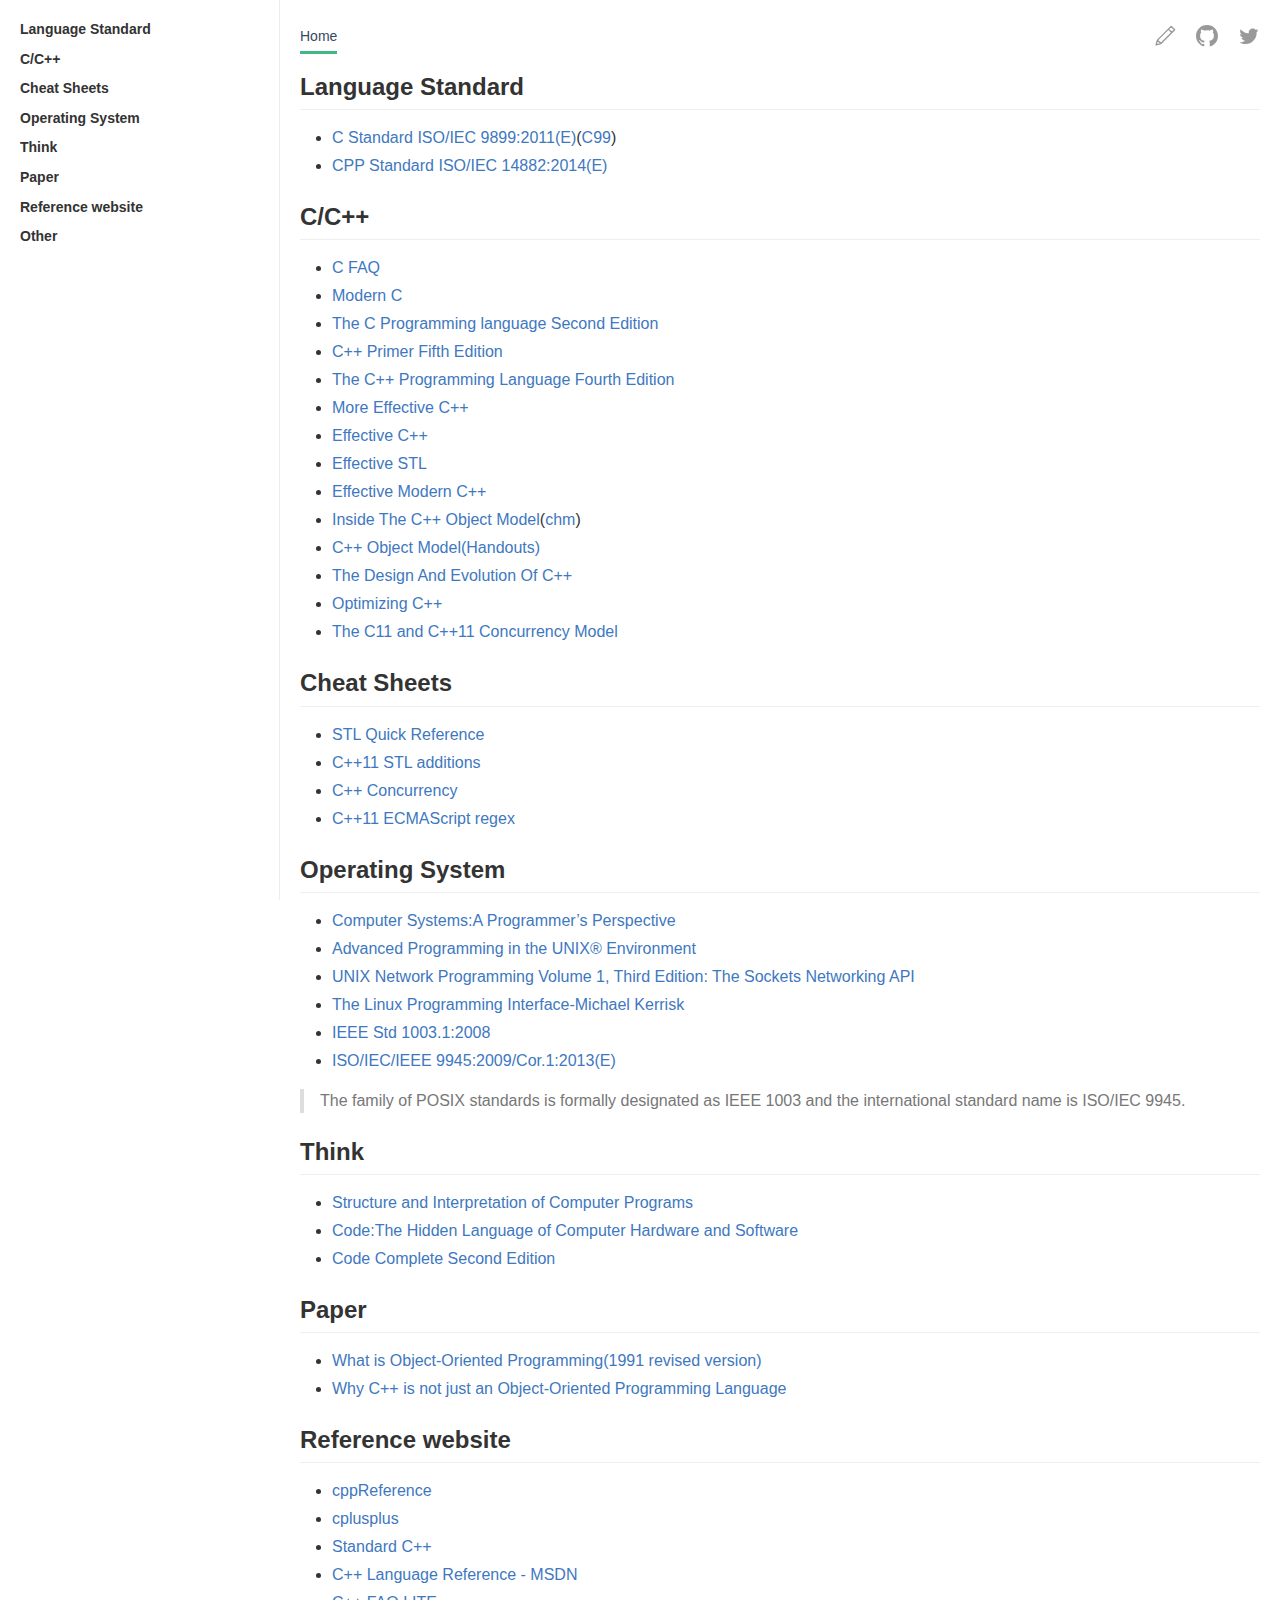
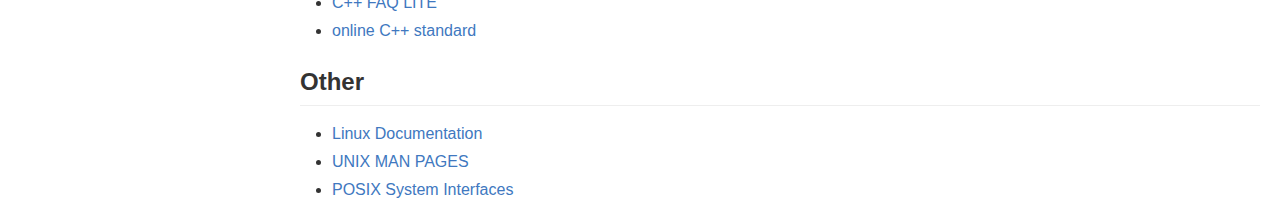
<file: index.html>
<!DOCTYPE html>
<html>
<head>
  <meta charset="utf-8" />
  <meta http-equiv="X-UA-Compatible" content="IE=edge">
  <meta name="viewport" content="width=device-width, initial-scale=1">
  <title>Docute</title>
  <link rel="stylesheet" href="docute/docute.css">
</head>
<body>
  <!-- don't remove this part -->
  <div id="app"></div>
  <script src="docute/config.js"></script>
  <script src="docute/docute.js"></script>
  <script src="docute/python.js"></script>
  <script src="docute/nginx.js"></script>
  <!-- don't remove this part -->
</body>
</html>
</file>
<file: docute/docute.css>
#nprogress{pointer-events:none}#nprogress .bar{background:#42b983;position:fixed;z-index:9999;top:0;left:0;width:100%;height:2px}#nprogress .peg{display:block;position:absolute;right:0;width:100px;height:100%;box-shadow:0 0 10px #29d,0 0 5px #29d;opacity:1;-webkit-transform:rotate(3deg) translateY(-4px);-ms-transform:rotate(3deg) translateY(-4px);transform:rotate(3deg) translateY(-4px)}#nprogress .spinner{display:block;position:fixed;z-index:1031;top:15px;right:15px}#nprogress .spinner-icon{width:18px;height:18px;box-sizing:border-box;border:2px solid transparent;border-top-color:#42b983;border-left-color:#42b983;border-radius:50%;-webkit-animation:nprogress-spinner .4s linear infinite;animation:nprogress-spinner .4s linear infinite}.nprogress-custom-parent{overflow:hidden;position:relative}.nprogress-custom-parent #nprogress .bar,.nprogress-custom-parent #nprogress .spinner{position:absolute}@-webkit-keyframes nprogress-spinner{0%{-webkit-transform:rotate(0deg)}to{-webkit-transform:rotate(1turn)}}@keyframes nprogress-spinner{0%{transform:rotate(0deg)}to{transform:rotate(1turn)}}.hljs{display:block;overflow-x:auto;padding:.5em;color:#333;background:#f8f8f8}.hljs-comment,.hljs-quote{color:#998;font-style:italic}.hljs-keyword,.hljs-selector-tag,.hljs-subst{color:#333;font-weight:700}.hljs-literal,.hljs-number,.hljs-tag .hljs-attr,.hljs-template-variable,.hljs-variable{color:teal}.hljs-doctag,.hljs-string{color:#42b983}.hljs-section,.hljs-selector-id,.hljs-title{color:#900;font-weight:700}.hljs-subst{font-weight:400}.hljs-class .hljs-title,.hljs-type{color:#458;font-weight:700}.hljs-attribute,.hljs-name,.hljs-tag{color:navy;font-weight:400}.hljs-link,.hljs-regexp{color:#009926}.hljs-bullet,.hljs-symbol{color:#990073}.hljs-built_in,.hljs-builtin-name{color:#0086b3}.hljs-meta{color:#999;font-weight:700}.hljs-deletion{background:#fdd}.hljs-addition{background:#dfd}.hljs-emphasis{font-style:italic}.hljs-strong{font-weight:700}@font-face{font-family:octicons-link;src:url([data-uri]) format('woff')}.markdown-body{-ms-text-size-adjust:100%;-webkit-text-size-adjust:100%;color:#333;font-family:-apple-system,BlinkMacSystemFont,Segoe UI,Roboto,Helvetica,Arial,sans-serif;font-size:16px;line-height:1.5;word-wrap:break-word}.markdown-body .pl-c{color:#969896}.markdown-body .pl-c1,.markdown-body .pl-s .pl-v{color:#0086b3}.markdown-body .pl-e,.markdown-body .pl-en{color:#795da3}.markdown-body .pl-s .pl-s1,.markdown-body .pl-smi{color:#333}.markdown-body .pl-ent{color:#63a35c}.markdown-body .pl-k{color:#a71d5d}.markdown-body .pl-pds,.markdown-body .pl-s,.markdown-body .pl-s .pl-pse .pl-s1,.markdown-body .pl-sr,.markdown-body .pl-sr .pl-cce,.markdown-body .pl-sr .pl-sra,.markdown-body .pl-sr .pl-sre{color:#183691}.markdown-body .pl-v{color:#ed6a43}.markdown-body .pl-id{color:#b52a1d}.markdown-body .pl-ii{color:#f8f8f8;background-color:#b52a1d}.markdown-body .pl-sr .pl-cce{font-weight:700;color:#63a35c}.markdown-body .pl-ml{color:#693a17}.markdown-body .pl-mh,.markdown-body .pl-mh .pl-en,.markdown-body .pl-ms{font-weight:700;color:#1d3e81}.markdown-body .pl-mq{color:teal}.markdown-body .pl-mi{font-style:italic;color:#333}.markdown-body .pl-mb{font-weight:700;color:#333}.markdown-body .pl-md{color:#bd2c00;background-color:#ffecec}.markdown-body .pl-mi1{color:#55a532;background-color:#eaffea}.markdown-body .pl-mdr{font-weight:700;color:#795da3}.markdown-body .pl-mo{color:#1d3e81}.markdown-body .octicon{display:inline-block;vertical-align:text-top;fill:currentColor}.markdown-body a{background-color:transparent;-webkit-text-decoration-skip:objects}.markdown-body a:active,.markdown-body a:hover{outline-width:0}.markdown-body strong{font-weight:inherit;font-weight:bolder}.markdown-body h1{font-size:2em;margin:.67em 0}.markdown-body img{border-style:none}.markdown-body svg:not(:root){overflow:hidden}.markdown-body code,.markdown-body kbd,.markdown-body pre{font-family:monospace,monospace;font-size:1em}.markdown-body hr{box-sizing:content-box;height:0;overflow:visible}.markdown-body input{font:inherit;margin:0;overflow:visible}.markdown-body [type=checkbox]{box-sizing:border-box;padding:0}.markdown-body *{box-sizing:border-box}.markdown-body input{font-family:inherit;font-size:inherit;line-height:inherit}.markdown-body a{color:#4078c0;text-decoration:none}.markdown-body a:active,.markdown-body a:hover{text-decoration:underline}.markdown-body strong{font-weight:600}.markdown-body hr{height:0;margin:15px 0;overflow:hidden;background:transparent;border:0;border-bottom:1px solid #ddd}.markdown-body hr:after,.markdown-body hr:before{display:table;content:""}.markdown-body hr:after{clear:both}.markdown-body table{border-spacing:0;border-collapse:collapse}.markdown-body td,.markdown-body th{padding:0}.markdown-body h1,.markdown-body h2,.markdown-body h3,.markdown-body h4,.markdown-body h5,.markdown-body h6{margin-top:0;margin-bottom:0}.markdown-body h1{font-size:32px;font-weight:600}.markdown-body h2{font-size:24px;font-weight:600}.markdown-body h3{font-size:20px;font-weight:600}.markdown-body h4{font-size:16px;font-weight:600}.markdown-body h5{font-size:14px;font-weight:600}.markdown-body h6{font-size:12px;font-weight:600}.markdown-body p{margin-top:0;margin-bottom:10px}.markdown-body blockquote{margin:0}.markdown-body ol,.markdown-body ul{padding-left:0;margin-top:0;margin-bottom:0}.markdown-body ol ol,.markdown-body ul ol{list-style-type:lower-roman}.markdown-body ol ol ol,.markdown-body ol ul ol,.markdown-body ul ol ol,.markdown-body ul ul ol{list-style-type:lower-alpha}.markdown-body dd{margin-left:0}.markdown-body code{font-family:Consolas,Liberation Mono,Menlo,Courier,monospace;font-size:12px}.markdown-body pre{margin-top:0;margin-bottom:0;font:12px Consolas,Liberation Mono,Menlo,Courier,monospace}.markdown-body .octicon{vertical-align:text-bottom}.markdown-body input{-webkit-font-feature-settings:"liga" 0;font-feature-settings:"liga" 0}.markdown-body:after,.markdown-body:before{display:table;content:""}.markdown-body:after{clear:both}.markdown-body>:first-child{margin-top:0!important}.markdown-body>:last-child{margin-bottom:0!important}.markdown-body a:not([href]){color:inherit;text-decoration:none}.markdown-body .anchor{float:left;padding-right:4px;margin-left:-20px;line-height:1}.markdown-body .anchor:focus{outline:none}.markdown-body blockquote,.markdown-body dl,.markdown-body ol,.markdown-body p,.markdown-body pre,.markdown-body table,.markdown-body ul{margin-top:0;margin-bottom:16px}.markdown-body hr{height:.25em;padding:0;margin:24px 0;background-color:#e7e7e7;border:0}.markdown-body blockquote{padding:0 1em;color:#777;border-left:.25em solid #ddd}.markdown-body blockquote>:first-child{margin-top:0}.markdown-body blockquote>:last-child{margin-bottom:0}.markdown-body kbd{display:inline-block;padding:3px 5px;font-size:11px;line-height:10px;color:#555;vertical-align:middle;background-color:#fcfcfc;border:1px solid #ccc;border-bottom-color:#bbb;border-radius:3px;box-shadow:inset 0 -1px 0 #bbb}.markdown-body h1,.markdown-body h2,.markdown-body h3,.markdown-body h4,.markdown-body h5,.markdown-body h6{margin-top:24px;margin-bottom:16px;font-weight:600;line-height:1.25}.markdown-body h1 .octicon-link,.markdown-body h2 .octicon-link,.markdown-body h3 .octicon-link,.markdown-body h4 .octicon-link,.markdown-body h5 .octicon-link,.markdown-body h6 .octicon-link{color:#000;vertical-align:middle;visibility:hidden}.markdown-body h1:hover .anchor,.markdown-body h2:hover .anchor,.markdown-body h3:hover .anchor,.markdown-body h4:hover .anchor,.markdown-body h5:hover .anchor,.markdown-body h6:hover .anchor{text-decoration:none}.markdown-body h1:hover .anchor .octicon-link,.markdown-body h2:hover .anchor .octicon-link,.markdown-body h3:hover .anchor .octicon-link,.markdown-body h4:hover .anchor .octicon-link,.markdown-body h5:hover .anchor .octicon-link,.markdown-body h6:hover .anchor .octicon-link{visibility:visible}.markdown-body h1{font-size:2em}.markdown-body h1,.markdown-body h2{padding-bottom:.3em;border-bottom:1px solid #eee}.markdown-body h2{font-size:1.5em}.markdown-body h3{font-size:1.25em}.markdown-body h4{font-size:1em}.markdown-body h5{font-size:.875em}.markdown-body h6{font-size:.85em;color:#777}.markdown-body ol,.markdown-body ul{padding-left:2em}.markdown-body ol ol,.markdown-body ol ul,.markdown-body ul ol,.markdown-body ul ul{margin-top:0;margin-bottom:0}.markdown-body li>p{margin-top:16px}.markdown-body li+li{margin-top:.25em}.markdown-body dl{padding:0}.markdown-body dl dt{padding:0;margin-top:16px;font-size:1em;font-style:italic;font-weight:700}.markdown-body dl dd{padding:0 16px;margin-bottom:16px}.markdown-body table{display:block;width:100%;overflow:auto}.markdown-body table th{font-weight:700}.markdown-body table td,.markdown-body table th{padding:6px 13px;border:1px solid #ddd}.markdown-body table tr{background-color:#fff;border-top:1px solid #ccc}.markdown-body table tr:nth-child(2n){background-color:#f8f8f8}.markdown-body img{max-width:100%;box-sizing:content-box;background-color:#fff}.markdown-body code{padding:0;padding-top:.2em;padding-bottom:.2em;margin:0;font-size:85%;background-color:rgba(0,0,0,.04);border-radius:3px}.markdown-body code:after,.markdown-body code:before{letter-spacing:-.2em;content:"\A0"}.markdown-body pre{word-wrap:normal}.markdown-body pre>code{padding:0;margin:0;font-size:100%;word-break:normal;white-space:pre;background:transparent;border:0}.markdown-body .highlight{margin-bottom:16px}.markdown-body .highlight pre{margin-bottom:0;word-break:normal}.markdown-body .highlight pre,.markdown-body pre{padding:16px;overflow:auto;font-size:85%;line-height:1.45;background-color:#f7f7f7;border-radius:3px}.markdown-body pre code{display:inline;max-width:auto;padding:0;margin:0;overflow:visible;line-height:inherit;word-wrap:normal;background-color:transparent;border:0}.markdown-body pre code:after,.markdown-body pre code:before{content:normal}.markdown-body .pl-0{padding-left:0!important}.markdown-body .pl-1{padding-left:3px!important}.markdown-body .pl-2{padding-left:6px!important}.markdown-body .pl-3{padding-left:12px!important}.markdown-body .pl-4{padding-left:24px!important}.markdown-body .pl-5{padding-left:36px!important}.markdown-body .pl-6{padding-left:48px!important}.markdown-body .full-commit .btn-outline:not(:disabled):hover{color:#4078c0;border:1px solid #4078c0}.markdown-body kbd{display:inline-block;padding:3px 5px;font:11px Consolas,Liberation Mono,Menlo,Courier,monospace;line-height:10px;color:#555;vertical-align:middle;background-color:#fcfcfc;border:1px solid #ccc;border-bottom-color:#bbb;border-radius:3px;box-shadow:inset 0 -1px 0 #bbb}.markdown-body :checked+.radio-label{position:relative;z-index:1;border-color:#4078c0}.markdown-body .task-list-item{list-style-type:none}.markdown-body .task-list-item+.task-list-item{margin-top:3px}.markdown-body .task-list-item input{margin:0 .2em .25em -1.6em;vertical-align:middle}.markdown-body hr{border-bottom-color:#eee}/*! Hint.css - v2.4.1 - 2016-11-08
* http://kushagragour.in/lab/hint/
* Copyright (c) 2016 Kushagra Gour */[class*=hint--]{position:relative;display:inline-block}[class*=hint--]:after,[class*=hint--]:before{position:absolute;-webkit-transform:translateZ(0);-moz-transform:translateZ(0);transform:translateZ(0);visibility:hidden;opacity:0;z-index:1000000;pointer-events:none;-webkit-transition:.3s ease;-moz-transition:.3s ease;transition:.3s ease;-webkit-transition-delay:0ms;-moz-transition-delay:0ms;transition-delay:0ms}[class*=hint--]:hover:after,[class*=hint--]:hover:before{visibility:visible;opacity:1;-webkit-transition-delay:.1s;-moz-transition-delay:.1s;transition-delay:.1s}[class*=hint--]:before{content:'';position:absolute;background:transparent;border:6px solid transparent;z-index:1000001}[class*=hint--]:after{background:#383838;color:#fff;padding:8px 10px;font-size:12px;font-family:Helvetica Neue,Helvetica,Arial,sans-serif;line-height:12px;white-space:nowrap}[class*=hint--][aria-label]:after{content:attr(aria-label)}[class*=hint--][data-hint]:after{content:attr(data-hint)}[aria-label='']:after,[aria-label='']:before,[data-hint='']:after,[data-hint='']:before{display:none!important}.hint--top-left:before,.hint--top-right:before,.hint--top:before{border-top-color:#383838}.hint--bottom-left:before,.hint--bottom-right:before,.hint--bottom:before{border-bottom-color:#383838}.hint--left:before{border-left-color:#383838}.hint--right:before{border-right-color:#383838}.hint--top:before{margin-bottom:-11px}.hint--top:after,.hint--top:before{bottom:100%;left:50%}.hint--top:before{left:calc(50% - 6px)}.hint--top:after{-webkit-transform:translateX(-50%);-moz-transform:translateX(-50%);transform:translateX(-50%)}.hint--top:hover:before{-webkit-transform:translateY(-8px);-moz-transform:translateY(-8px);transform:translateY(-8px)}.hint--top:hover:after{-webkit-transform:translateX(-50%) translateY(-8px);-moz-transform:translateX(-50%) translateY(-8px);transform:translateX(-50%) translateY(-8px)}.hint--bottom:before{margin-top:-11px}.hint--bottom:after,.hint--bottom:before{top:100%;left:50%}.hint--bottom:before{left:calc(50% - 6px)}.hint--bottom:after{-webkit-transform:translateX(-50%);-moz-transform:translateX(-50%);transform:translateX(-50%)}.hint--bottom:hover:before{-webkit-transform:translateY(8px);-moz-transform:translateY(8px);transform:translateY(8px)}.hint--bottom:hover:after{-webkit-transform:translateX(-50%) translateY(8px);-moz-transform:translateX(-50%) translateY(8px);transform:translateX(-50%) translateY(8px)}.hint--right:before{margin-left:-11px;margin-bottom:-6px}.hint--right:after{margin-bottom:-14px}.hint--right:after,.hint--right:before{left:100%;bottom:50%}.hint--right:hover:after,.hint--right:hover:before{-webkit-transform:translateX(8px);-moz-transform:translateX(8px);transform:translateX(8px)}.hint--left:before{margin-right:-11px;margin-bottom:-6px}.hint--left:after{margin-bottom:-14px}.hint--left:after,.hint--left:before{right:100%;bottom:50%}.hint--left:hover:after,.hint--left:hover:before{-webkit-transform:translateX(-8px);-moz-transform:translateX(-8px);transform:translateX(-8px)}.hint--top-left:before{margin-bottom:-11px}.hint--top-left:after,.hint--top-left:before{bottom:100%;left:50%}.hint--top-left:before{left:calc(50% - 6px)}.hint--top-left:after{-webkit-transform:translateX(-100%);-moz-transform:translateX(-100%);transform:translateX(-100%);margin-left:12px}.hint--top-left:hover:before{-webkit-transform:translateY(-8px);-moz-transform:translateY(-8px);transform:translateY(-8px)}.hint--top-left:hover:after{-webkit-transform:translateX(-100%) translateY(-8px);-moz-transform:translateX(-100%) translateY(-8px);transform:translateX(-100%) translateY(-8px)}.hint--top-right:before{margin-bottom:-11px}.hint--top-right:after,.hint--top-right:before{bottom:100%;left:50%}.hint--top-right:before{left:calc(50% - 6px)}.hint--top-right:after{-webkit-transform:translateX(0);-moz-transform:translateX(0);transform:translateX(0);margin-left:-12px}.hint--top-right:hover:after,.hint--top-right:hover:before{-webkit-transform:translateY(-8px);-moz-transform:translateY(-8px);transform:translateY(-8px)}.hint--bottom-left:before{margin-top:-11px}.hint--bottom-left:after,.hint--bottom-left:before{top:100%;left:50%}.hint--bottom-left:before{left:calc(50% - 6px)}.hint--bottom-left:after{-webkit-transform:translateX(-100%);-moz-transform:translateX(-100%);transform:translateX(-100%);margin-left:12px}.hint--bottom-left:hover:before{-webkit-transform:translateY(8px);-moz-transform:translateY(8px);transform:translateY(8px)}.hint--bottom-left:hover:after{-webkit-transform:translateX(-100%) translateY(8px);-moz-transform:translateX(-100%) translateY(8px);transform:translateX(-100%) translateY(8px)}.hint--bottom-right:before{margin-top:-11px}.hint--bottom-right:after,.hint--bottom-right:before{top:100%;left:50%}.hint--bottom-right:before{left:calc(50% - 6px)}.hint--bottom-right:after{-webkit-transform:translateX(0);-moz-transform:translateX(0);transform:translateX(0);margin-left:-12px}.hint--bottom-right:hover:after,.hint--bottom-right:hover:before{-webkit-transform:translateY(8px);-moz-transform:translateY(8px);transform:translateY(8px)}.hint--large:after,.hint--medium:after,.hint--small:after{white-space:normal;line-height:1.4em;word-wrap:break-word}.hint--small:after{width:80px}.hint--medium:after{width:150px}.hint--large:after{width:300px}[class*=hint--]:after{text-shadow:0 -1px 0 #000;box-shadow:4px 4px 8px rgba(0,0,0,.3)}.hint--error:after{background-color:#b34e4d;text-shadow:0 -1px 0 #592726}.hint--error.hint--top-left:before,.hint--error.hint--top-right:before,.hint--error.hint--top:before{border-top-color:#b34e4d}.hint--error.hint--bottom-left:before,.hint--error.hint--bottom-right:before,.hint--error.hint--bottom:before{border-bottom-color:#b34e4d}.hint--error.hint--left:before{border-left-color:#b34e4d}.hint--error.hint--right:before{border-right-color:#b34e4d}.hint--warning:after{background-color:#c09854;text-shadow:0 -1px 0 #6c5328}.hint--warning.hint--top-left:before,.hint--warning.hint--top-right:before,.hint--warning.hint--top:before{border-top-color:#c09854}.hint--warning.hint--bottom-left:before,.hint--warning.hint--bottom-right:before,.hint--warning.hint--bottom:before{border-bottom-color:#c09854}.hint--warning.hint--left:before{border-left-color:#c09854}.hint--warning.hint--right:before{border-right-color:#c09854}.hint--info:after{background-color:#3986ac;text-shadow:0 -1px 0 #1a3c4d}.hint--info.hint--top-left:before,.hint--info.hint--top-right:before,.hint--info.hint--top:before{border-top-color:#3986ac}.hint--info.hint--bottom-left:before,.hint--info.hint--bottom-right:before,.hint--info.hint--bottom:before{border-bottom-color:#3986ac}.hint--info.hint--left:before{border-left-color:#3986ac}.hint--info.hint--right:before{border-right-color:#3986ac}.hint--success:after{background-color:#458746;text-shadow:0 -1px 0 #1a321a}.hint--success.hint--top-left:before,.hint--success.hint--top-right:before,.hint--success.hint--top:before{border-top-color:#458746}.hint--success.hint--bottom-left:before,.hint--success.hint--bottom-right:before,.hint--success.hint--bottom:before{border-bottom-color:#458746}.hint--success.hint--left:before{border-left-color:#458746}.hint--success.hint--right:before{border-right-color:#458746}.hint--always:after,.hint--always:before{opacity:1;visibility:visible}.hint--always.hint--top:before{-webkit-transform:translateY(-8px);-moz-transform:translateY(-8px);transform:translateY(-8px)}.hint--always.hint--top:after{-webkit-transform:translateX(-50%) translateY(-8px);-moz-transform:translateX(-50%) translateY(-8px);transform:translateX(-50%) translateY(-8px)}.hint--always.hint--top-left:before{-webkit-transform:translateY(-8px);-moz-transform:translateY(-8px);transform:translateY(-8px)}.hint--always.hint--top-left:after{-webkit-transform:translateX(-100%) translateY(-8px);-moz-transform:translateX(-100%) translateY(-8px);transform:translateX(-100%) translateY(-8px)}.hint--always.hint--top-right:after,.hint--always.hint--top-right:before{-webkit-transform:translateY(-8px);-moz-transform:translateY(-8px);transform:translateY(-8px)}.hint--always.hint--bottom:before{-webkit-transform:translateY(8px);-moz-transform:translateY(8px);transform:translateY(8px)}.hint--always.hint--bottom:after{-webkit-transform:translateX(-50%) translateY(8px);-moz-transform:translateX(-50%) translateY(8px);transform:translateX(-50%) translateY(8px)}.hint--always.hint--bottom-left:before{-webkit-transform:translateY(8px);-moz-transform:translateY(8px);transform:translateY(8px)}.hint--always.hint--bottom-left:after{-webkit-transform:translateX(-100%) translateY(8px);-moz-transform:translateX(-100%) translateY(8px);transform:translateX(-100%) translateY(8px)}.hint--always.hint--bottom-right:after,.hint--always.hint--bottom-right:before{-webkit-transform:translateY(8px);-moz-transform:translateY(8px);transform:translateY(8px)}.hint--always.hint--left:after,.hint--always.hint--left:before{-webkit-transform:translateX(-8px);-moz-transform:translateX(-8px);transform:translateX(-8px)}.hint--always.hint--right:after,.hint--always.hint--right:before{-webkit-transform:translateX(8px);-moz-transform:translateX(8px);transform:translateX(8px)}.hint--rounded:after{border-radius:4px}.hint--no-animate:after,.hint--no-animate:before{-webkit-transition-duration:0ms;-moz-transition-duration:0ms;transition-duration:0ms}.hint--bounce:after,.hint--bounce:before{-webkit-transition:opacity .3s ease,visibility .3s ease,-webkit-transform .3s cubic-bezier(.71,1.7,.77,1.24);-moz-transition:opacity .3s ease,visibility .3s ease,-moz-transform .3s cubic-bezier(.71,1.7,.77,1.24);transition:opacity .3s ease,visibility .3s ease,transform .3s cubic-bezier(.71,1.7,.77,1.24)}*{box-sizing:border-box}#app,.page,body,html{height:100%}body{margin:0;font:14px/1.4 -apple-system,BlinkMacSystemFont,Segoe UI,Roboto,Oxygen,Ubuntu,Cantarell,Fira Sans,Droid Sans,Helvetica Neue,sans-serif}a{color:#34495e;text-decoration:none}.sidebar{margin:0;width:280px;border-right:1px solid rgba(0,0,0,.07);overflow:auto;position:fixed;left:0;top:0;bottom:0;padding:20px;background-color:#fff}.main{padding:20px;padding-left:300px}.markdown-body .markdown-heading:focus{color:#42b983;outline:none}[class*=is-mobile]{display:none!important}@media screen and (max-width:768px){.is-desktop{display:none!important}.is-mobile{display:block!important}.is-mobile-flex{display:flex!important}.main{padding-left:10px;padding-right:10px;padding-top:70px}.sidebar{width:calc(100% - 50px);padding:10px;padding-top:60px;top:0;border-right:none;box-shadow:0 0 10px rgba(0,0,0,.2);transform:translateX(-120%);transition:transform .3s cubic-bezier(.4,0,0,1)}.sidebar.visible{transform:translateX(0)}}.header{margin-bottom:20px;display:flex;justify-content:space-between;align-items:center}.header:empty{display:none}.header:hover .header-icons svg{color:#333}.header-nav{list-style:none;padding-left:0;margin:0;line-height:30px;height:30px}.header-nav .nav-item{float:left;margin-right:20px}.header-nav .nav-item>a,.header-nav .nav-item>div{border-bottom:3px solid transparent;display:block}.header-nav .nav-item>a.router-link-active,.header-nav .nav-item>div.router-link-active{border-bottom-color:#42b983}.header-nav .nav-item .arrow{display:inline-block;vertical-align:middle;margin-top:-1px;margin-left:6px;margin-right:-14px;width:0;height:0;border-left:4px solid transparent;border-right:4px solid transparent;border-top:5px solid #ccc}.header-nav .nav-item-dropdown{position:relative}.header-nav .nav-item-dropdown .dropdown-list{position:absolute;top:100%;left:50%;transform:translateX(-50%);display:none;background-color:#fff;margin:0;list-style-type:none;border:1px solid #e2e2e2;border-radius:3px;white-space:nowrap;padding:10px 0}.header-nav .nav-item-dropdown .dropdown-list .dropdown-item{padding:0 20px}.header-nav .nav-item-dropdown .dropdown-list .dropdown-item .router-link-active,.header-nav .nav-item-dropdown .dropdown-list .dropdown-item .router-link:hover{color:#42b983}.header-nav .nav-item-dropdown:hover .dropdown-list{display:block}.header-nav.is-mobile{height:auto;line-height:auto}.header-nav.is-mobile .nav-item{float:none}.header-nav.is-mobile .nav-item>a,.header-nav.is-mobile .nav-item>div{border-bottom:none}.header-nav.is-mobile .nav-item>a.router-link-active,.header-nav.is-mobile .nav-item>div.router-link-active{color:#42b983}.header-nav.is-mobile .nav-item-dropdown .dropdown-list{position:static;display:block;transform:none;border:none;padding:0}.svg-icon{align-items:center;justify-content:center}.header-icons,.svg-icon{display:flex}.header-icons .header-icon{margin-left:20px}.header-icons svg{width:22px;color:#999}.mobile-header{box-shadow:0 0 2px rgba(0,0,0,.25);padding:0 10px;display:flex;justify-content:space-between;align-items:center;position:fixed;top:0;height:50px;left:0;right:0;z-index:9900;background-color:#fff}.mobile-header .site-title{margin:0;font-weight:300;font-size:20x;display:flex}.mobile-header .header-left{cursor:pointer;user-select:none}.mobile-header .header-left .svg-icon{margin-right:10px;color:#999;margin-top:1px;width:24px}.sidebar-headings{list-style:none;padding-left:0;margin:0}.sidebar-headings .sidebar-heading{line-height:1.4;margin-bottom:3px}.sidebar-headings .sidebar-heading:not(.visible){display:none}.sidebar-headings .sidebar-heading[data-level="2"]{font-weight:700;margin-bottom:5px}.sidebar-headings .sidebar-heading[data-level="2"]:not(:first-child){margin-top:5px;padding-top:5px}.sidebar-headings .sidebar-heading[data-level="2"] .sidebar-heading-anchor{color:#333}.sidebar-headings .sidebar-heading[data-level="4"]{padding-left:15px}.sidebar-headings .sidebar-heading[data-level="5"]{padding-left:30px}.sidebar-headings .sidebar-heading .sidebar-heading-anchor{color:#666}.sidebar-headings .sidebar-heading .sidebar-heading-anchor.active{color:#42b983}@media screen and (max-width:768px){.sidebar-headings{border-top:1px solid #e2e2e2;padding-top:10px;margin-top:10px}}.page[data-v-24e0b2e2]{background-color:#f0f0f0;display:flex;align-items:center;justify-content:center;text-align:center}.message{font-size:30px;text-shadow:0 1px #fff}.message a{color:#42b983}
/*# sourceMappingURL=docute.css.map*/
</file>
